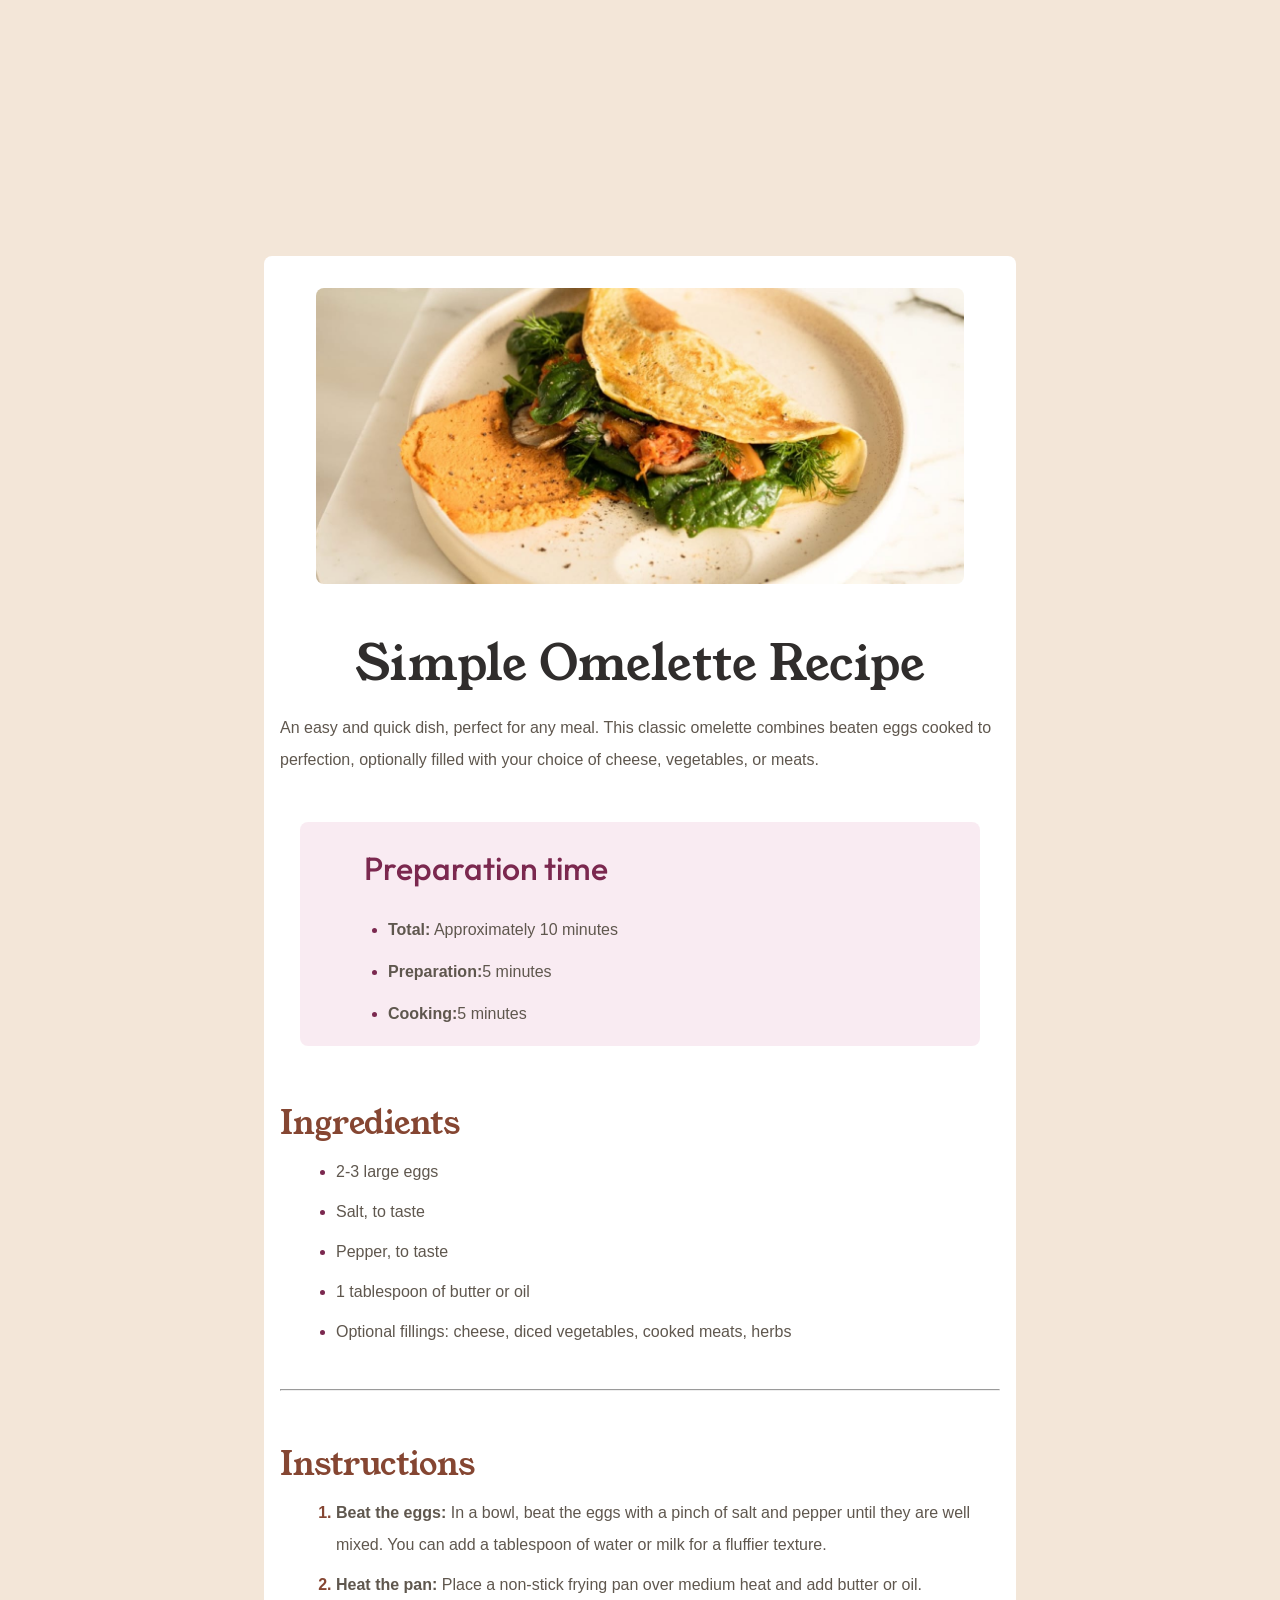
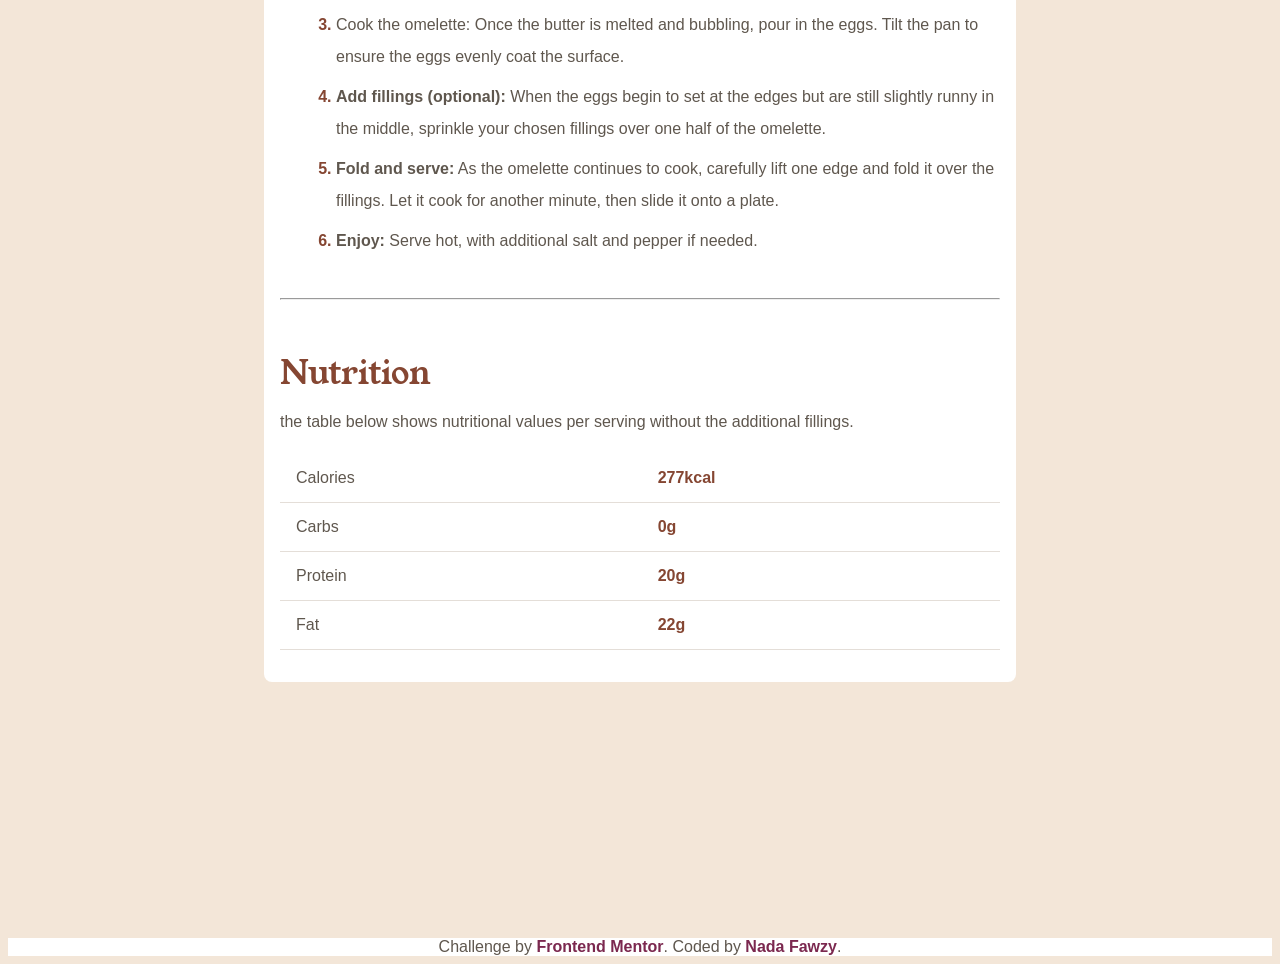
<file: index.html>
<!DOCTYPE html>
<html lang="en-US">
<head>
  <meta charset="UTF-8">
  <meta name="viewport" content="width=device-width, initial-scale=1.0">
<!-- css style guide -->
  <link rel="icon" type="image/png" sizes="32x32" href="images/favicon-32x32.png">
  <link rel="stylesheet" href="css/style.css">
  <!-- fonts -->
  <link rel="preconnect" href="https://fonts.googleapis.com">
<link rel="preconnect" href="https://fonts.gstatic.com" crossorigin>
<link href="https://fonts.googleapis.com/css2?family=Outfit:wght@100..900&family=Young+Serif&display=swap" rel="stylesheet">

  <title>Frontend Mentor | Recipe page</title>
</head>
<body>
<div class="container">

  <!-- header -->
  <div class="header">
    <img class="omelette" src="images/image-omelette.jpeg" alt="omelette">
    <h3>Simple Omelette Recipe</h3>
    <p>An easy and quick dish, perfect for any meal. This classic omelette combines beaten eggs cooked 
    to perfection, optionally filled with your choice of cheese, vegetables, or meats.</p>
  </div>

  <!-- preparation -->
  <div class="preparation">
    <h3>Preparation time</h3>
    <ul>
      <li><b>Total:</b> Approximately 10 minutes</li>
      <li><b>Preparation:</b>5 minutes</li>
      <li><b>Cooking:</b>5 minutes</li>
    </ul>
  </div>

  <!-- Ingredients -->
<div class="Ingredients">
  <h3>Ingredients</h3>
  <ul>
    <li>2-3 large eggs</li>
    <li> Salt, to taste</li>
    <li>Pepper, to taste</li>
    <li>1 tablespoon of butter or oil</li>
    <li>Optional fillings: cheese, diced vegetables, cooked meats, herbs</li>
  </ul>
  </div>
  <hr>
<!-- Instructions -->
  <div class="Instructions">
    <h3>Instructions</h3>
    <ol>
      <li><b>Beat the eggs:</b> In a bowl, beat the eggs with a pinch of salt and pepper until they are well mixed. 
      You can add a tablespoon of water or milk for a fluffier texture.</li>
      <li><b>Heat the pan:</b> Place a non-stick frying pan over medium heat and add butter or oil.</li>
      <li> Cook the omelette: Once the butter is melted and bubbling, pour in the eggs. Tilt the pan to ensure 
      the eggs evenly coat the surface.</li>
      <li><b>Add fillings (optional):</b> When the eggs begin to set at the edges but are still slightly runny in the 
      middle, sprinkle your chosen fillings over one half of the omelette.</li>
      <li><b> Fold and serve:</b> As the omelette continues to cook, carefully lift one edge and fold it over the 
      fillings. Let it cook for another minute, then slide it onto a plate.</li>
      <li><b> Enjoy:</b> Serve hot, with additional salt and pepper if needed.</li>
    </ol>
  </div>

<hr>
<!-- Nutrition -->
  <div class="Nutrition">
    <h3>Nutrition</h3>
  <table>
    <caption>the table below shows nutritional values per serving without the additional fillings.</caption>
    <tbody>
      <tr>
        <td>Calories</td>
        <td class="td-details">277kcal</td>
      </tr>
      <tr>
        <td>Carbs</td>
        <td class="td-details">0g</td>
      </tr>
      <tr>
        <td>Protein</td>
        <td class="td-details">20g</td>
      </tr>
      <tr>
        <td>Fat</td>
        <td class="td-details">22g</td>
      </tr>
    </tbody>
  </table>
  </div>
</div>

<!-- footer -->
  <footer>
    Challenge by <a href="https://www.frontendmentor.io?ref=challenge" target="_blank">Frontend Mentor</a>. 
    Coded by <a href="https://nadaafawzyy.github.io/About_Me/">Nada Fawzy</a>.
  </footer>
</body>
</html>
</file>
<file: css/style.css>
:root{
--White: hsl(0, 0%, 100%);

--Stone100: hsl(30, 54%, 90%);
--Stone150: hsl(30, 18%, 87%);
--Stone600: hsl(30, 10%, 34%);
--Stone900: hsl(24, 5%, 18%);

--Brown800: hsl(14, 45%, 36%);

--Rose800: hsl(332, 51%, 32%);
--Rose50: hsl(330, 100%, 98%);
}
*{
    box-sizing: border-box;
    font-family: 'Poppins', sans-serif;
    scroll-behavior: smooth;
}
body{
    background-color: var(--Stone100);
}
.container{
    display: flex;
    flex-direction: column;
    margin: 16em ;
    padding: 1rem;
    gap: .6rem;
    font-family: outfit;
    color: var(--Stone600);
    font-size: 16px;
    line-height: 2rem;
    background-color: var(--White);
    border-radius: .5em;
    -webkit-border-radius: .5em;
    -moz-border-radius: .5em;
    -ms-border-radius: .5em;
    -o-border-radius: .5em;
}
hr{
        margin: 1rem 0;
}
/* header section */

.header{
    display: flex;
    flex-direction: column;
    align-items: center;
}
.header h3{
    font-family:'Young Serif', serif;
    color: var(--Stone900);
    margin-bottom: 1rem;
    font-size: 3rem;
    font-weight: 100;
    align-items: start;
    flex-wrap: wrap;
}
h3{
    font-family:'Young Serif', serif;
    color: var(--Brown800);
    margin-bottom: 1rem;
    font-size: 2rem;
    font-weight: 100;
}
.omelette{
    margin: 1em;
    max-width: 90%;
    border-radius: .5em;
    -webkit-border-radius: .5em;
    -moz-border-radius: .5em;
    -ms-border-radius: .5em;
    -o-border-radius: .5em;
    margin-bottom: 1rem;
    justify-content: center;
}

/* preperating */
.preparation{
    margin: 20px;
    background-color: #f4dae788;
    border-radius: 0.5em;
    -webkit-border-radius: 0.5em;
    -moz-border-radius: 0.5em;
    -ms-border-radius: 0.5em;
    -o-border-radius: 0.5em;
}
.preparation h3{
    margin: 30px  2em;
    color: var(--Rose800);
    font-family: outfit;
    font-weight: 500;
}
.preparation  ul li{
    margin: 10px  3em ;
}
ul li{
    margin-bottom: .5rem;
    margin-left: 1rem;
}
ul li::marker{
    color: var(--Rose800);
    font-weight: bold;
    word-spacing: 1rem;

}
/* Instructions */
ol li{
    margin-bottom: .5rem;
    margin-left: 1rem;
}
ol li::marker{
    color: var(--Brown800);
    font-weight: bold;
}
/* Nutrition */
table{
    width: 100%;
    border-collapse: collapse;
    margin-bottom: 1rem;
}
caption{
    text-align: left;
    margin-bottom: 1rem;
}
td{
    border-bottom: 1px solid var(--Stone150);
    padding:  0.5rem 1rem;
    text-align: left;
}
.td-details{
    color: var(--Brown800);
    font-weight: bold;
}

/* footer */
footer{
    align-items: end;
    color: var(--Stone600);
    text-align: center;
    margin-top: 1rem;
    background-color: var(--White);
}
footer a {
    color:var(--Rose800);
    text-decoration: none;
    font-weight: bold;
}
@media (max-width: 767px) {
    body{
        background-color: var(--White);
    }
    .container{
        margin:0;
        padding: 0;
    }
    .header h3{
        font-size: 3rem;
        margin-left: 0em;
        line-height: 1em;
    }
    .omelette{
        margin: 0;
        max-width: 100%;
        margin-bottom: 1rem;
    }

}
</file>
